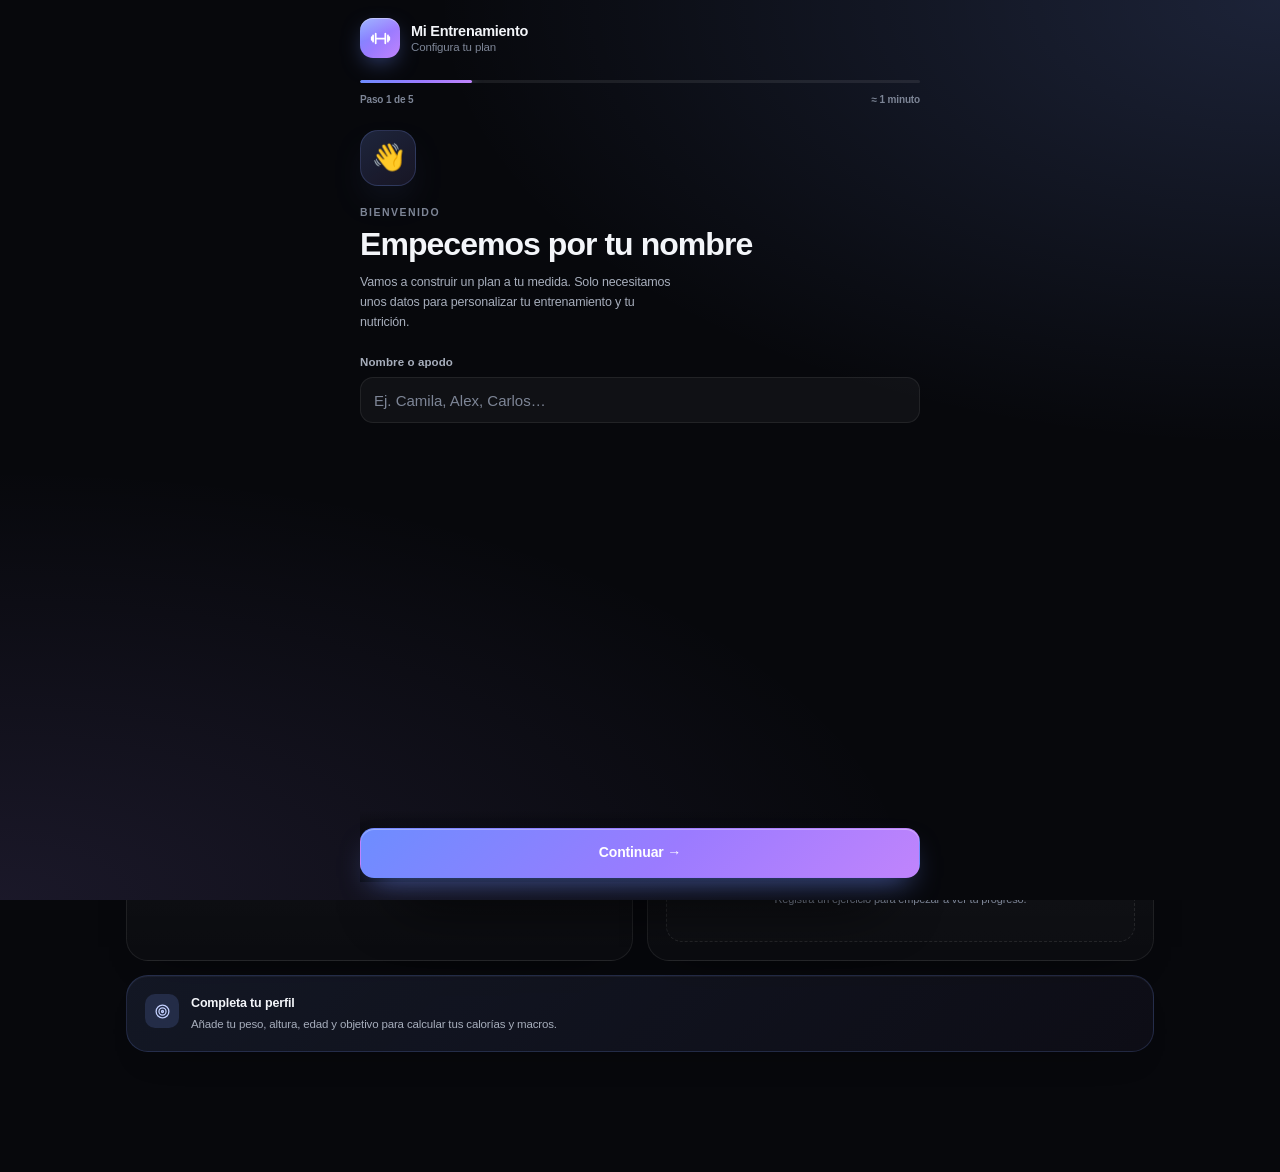
<file: index.html>
<!DOCTYPE html>
<html lang="es" data-theme="dark">
<head>
<meta charset="UTF-8">
<meta name="viewport" content="width=device-width, initial-scale=1.0, viewport-fit=cover, maximum-scale=1.0, user-scalable=no">
<meta http-equiv="Cache-Control" content="no-cache, no-store, must-revalidate">
<meta http-equiv="Pragma" content="no-cache">
<meta http-equiv="Expires" content="0">
<meta name="format-detection" content="telephone=no">
<meta name="color-scheme" content="dark">
<meta name="description" content="Registra tus entrenamientos, controla tu volumen semanal y ajusta tu nutrición con un plan personalizado.">
<title>Mi Entrenamiento · Tu progreso, cada día</title>
<link rel="manifest" href="manifest.json">
<meta name="theme-color" content="#07080c">
<link rel="icon" type="image/png" href="icono-192.png">
<link rel="apple-touch-icon" sizes="180x180" href="apple-touch-icon.png">
<meta name="apple-mobile-web-app-capable" content="yes">
<meta name="mobile-web-app-capable" content="yes">
<meta name="apple-mobile-web-app-status-bar-style" content="black-translucent">
<meta name="apple-mobile-web-app-title" content="Entrenamiento">
<meta name="application-name" content="Entrenamiento">
<link rel="stylesheet" href="styles.css">
</head>
<body>

<!-- ===== Iconos ===== -->
<svg width="0" height="0" style="position:absolute" aria-hidden="true" focusable="false">
  <defs>
    <symbol id="i-home" viewBox="0 0 24 24"><path d="M3 10.4 12 3l9 7.4V21a.9.9 0 0 1-.9.9h-5.2v-6.6H9.1v6.6H3.9A.9.9 0 0 1 3 21z"/></symbol>
    <symbol id="i-dumbbell" viewBox="0 0 24 24"><path d="M6.5 6.5v11M3.5 8.5v7M17.5 6.5v11M20.5 8.5v7M6.5 12h11M2 10.5v3M22 10.5v3"/></symbol>
    <symbol id="i-calendar" viewBox="0 0 24 24"><rect x="3" y="5" width="18" height="16" rx="2.5"/><path d="M8 3v4M16 3v4M3 10h18M8 14h.01M12 14h.01M16 14h.01M8 18h.01M12 18h.01"/></symbol>
    <symbol id="i-chart" viewBox="0 0 24 24"><path d="M4 20V10M10 20V4M16 20v-7M22 20H2"/></symbol>
    <symbol id="i-apple" viewBox="0 0 24 24"><path d="M12 8c-2.6-1.5-6-.4-6 4 0 4.5 3 9 6 9s6-4.5 6-9c0-4.4-3.4-5.5-6-4Z"/><path d="M12 8c0-2.2 1.2-4 3.5-4.5"/></symbol>
    <symbol id="i-more" viewBox="0 0 24 24"><circle cx="5" cy="5" r="1.6"/><circle cx="12" cy="5" r="1.6"/><circle cx="19" cy="5" r="1.6"/><circle cx="5" cy="12" r="1.6"/><circle cx="12" cy="12" r="1.6"/><circle cx="19" cy="12" r="1.6"/><circle cx="5" cy="19" r="1.6"/><circle cx="12" cy="19" r="1.6"/><circle cx="19" cy="19" r="1.6"/></symbol>
    <symbol id="i-user" viewBox="0 0 24 24"><circle cx="12" cy="8" r="4"/><path d="M4 21c0-4.4 3.6-7 8-7s8 2.6 8 7"/></symbol>
    <symbol id="i-flame" viewBox="0 0 24 24"><path d="M12 22c4 0 7-2.9 7-7 0-3-1.7-5.4-3.4-7.3C13.8 5.6 13 3.7 13 2c-3.4 1.8-6 5-6 9 0 .7.1 1.3.2 2-1.6-.7-2.5-2-2.2-4C3.3 10.4 2 12.6 2 15c0 4.1 3 7 10 7Z"/><path d="M12 22c-2 0-3.5-1.4-3.5-3.4 0-1.6 1-2.7 2-3.8.8-.9 1.3-1.8 1.4-3 1.6 1.4 3.6 3.3 3.6 6.2 0 2.5-1.5 4-3.5 4Z"/></symbol>
    <symbol id="i-plus" viewBox="0 0 24 24"><path d="M12 5v14M5 12h14"/></symbol>
    <symbol id="i-search" viewBox="0 0 24 24"><circle cx="11" cy="11" r="7"/><path d="m20 20-3.5-3.5"/></symbol>
    <symbol id="i-x" viewBox="0 0 24 24"><path d="M6 6l12 12M18 6 6 18"/></symbol>
    <symbol id="i-check" viewBox="0 0 24 24"><path d="m4 12.5 5 5L20 6.5"/></symbol>
    <symbol id="i-chevron" viewBox="0 0 24 24"><path d="m9 5 7 7-7 7"/></symbol>
    <symbol id="i-trash" viewBox="0 0 24 24"><path d="M4 7h16M9 7V4h6v3M6 7l1 14h10l1-14M10 11v6M14 11v6"/></symbol>
    <symbol id="i-edit" viewBox="0 0 24 24"><path d="M4 20h4l11-11-4-4L4 16v4ZM14 5l4 4"/></symbol>
    <symbol id="i-download" viewBox="0 0 24 24"><path d="M12 3v12m0 0 4.5-4.5M12 15l-4.5-4.5M4 20h16"/></symbol>
    <symbol id="i-upload" viewBox="0 0 24 24"><path d="M12 16V4m0 0 4.5 4.5M12 4 7.5 8.5M4 20h16"/></symbol>
    <symbol id="i-target" viewBox="0 0 24 24"><circle cx="12" cy="12" r="9"/><circle cx="12" cy="12" r="5"/><circle cx="12" cy="12" r="1.4"/></symbol>
    <symbol id="i-sparkles" viewBox="0 0 24 24"><path d="M12 3l1.8 5.2L19 10l-5.2 1.8L12 17l-1.8-5.2L5 10l5.2-1.8L12 3ZM19 16l.8 2.2L22 19l-2.2.8L19 22l-.8-2.2L16 19l2.2-.8L19 16Z"/></symbol>
    <symbol id="i-clock" viewBox="0 0 24 24"><circle cx="12" cy="12" r="9"/><path d="M12 7v5l3 2"/></symbol>
    <symbol id="i-scale" viewBox="0 0 24 24"><path d="M4 20h16M6 20V9a2 2 0 0 1 2-2h8a2 2 0 0 1 2 2v11M9 7V4h6v3M9 13h6"/></symbol>
    <symbol id="i-arrow-left" viewBox="0 0 24 24"><path d="M19 12H5m0 0 6-6m-6 6 6 6"/></symbol>
    <symbol id="i-info" viewBox="0 0 24 24"><circle cx="12" cy="12" r="9"/><path d="M12 11v5M12 8h.01"/></symbol>
  </defs>
</svg>

<div class="ambient" aria-hidden="true">
  <span class="orb orb-a"></span>
  <span class="orb orb-b"></span>
  <span class="orb orb-c"></span>
  <span class="grid-lines"></span>
</div>

<!-- ===== Bienvenida / onboarding ===== -->
<div class="welcome" id="welcomeScreen" aria-hidden="true">
  <div class="welcome-shell">
    <div class="welcome-top">
      <div class="brand">
        <span class="brand-mark"><svg class="icon"><use href="#i-dumbbell"/></svg></span>
        <span class="brand-copy"><strong>Mi Entrenamiento</strong><span>Configura tu plan</span></span>
      </div>
      <button class="icon-btn" id="wcCloseBtn" aria-label="Cerrar" type="button" hidden>
        <svg class="icon"><use href="#i-x"/></svg>
      </button>
    </div>

    <div class="welcome-progress"><i id="welcomeProgressBar"></i></div>
    <div class="welcome-step-label"><span id="welcomeStepLabel">Paso 1 de 5</span><span>≈ 1 minuto</span></div>

    <div class="welcome-stage">
      <section class="welcome-card" data-step="1">
        <span class="welcome-emoji">👋</span>
        <p class="eyebrow">Bienvenido</p>
        <h1>Empecemos por tu nombre</h1>
        <p class="welcome-lead">Vamos a construir un plan a tu medida. Solo necesitamos unos datos para personalizar tu entrenamiento y tu nutrición.</p>
        <label class="field">
          <span>Nombre o apodo</span>
          <input type="text" id="wcName" placeholder="Ej. Camila, Alex, Carlos…" maxlength="30" autocomplete="off">
        </label>
      </section>

      <section class="welcome-card" data-step="2">
        <span class="welcome-emoji">📐</span>
        <p class="eyebrow">Punto de partida</p>
        <h1>Tus datos físicos</h1>
        <p class="welcome-lead">Con esto calculamos tu gasto energético y tus objetivos diarios.</p>
        <div class="grid grid-3">
          <label class="field"><span>Peso (kg)</span><input type="text" id="wcWeight" inputmode="decimal" pattern="[0-9.,]*" placeholder="70" autocomplete="off"></label>
          <label class="field"><span>Altura (cm)</span><input type="text" id="wcHeight" inputmode="numeric" pattern="[0-9]*" placeholder="175" autocomplete="off"></label>
          <label class="field"><span>Edad</span><input type="text" id="wcAge" inputmode="numeric" pattern="[0-9]*" placeholder="20" autocomplete="off"></label>
        </div>
        <div class="grid grid-2">
          <label class="field"><span>Sexo biológico</span>
            <select id="wcSex"><option value="M">Masculino</option><option value="F">Femenino</option></select>
          </label>
          <label class="field"><span>Actividad diaria</span>
            <select id="wcActivity">
              <option value="1.2">Sedentario</option>
              <option value="1.375">Ligero (1-3 días/sem)</option>
              <option value="1.55" selected>Moderado (3-5 días/sem)</option>
              <option value="1.725">Intenso (6-7 días/sem)</option>
              <option value="1.9">Atleta (2 sesiones/día)</option>
            </select>
          </label>
        </div>
      </section>

      <section class="welcome-card" data-step="3">
        <span class="welcome-emoji">🏋️</span>
        <p class="eyebrow">Experiencia</p>
        <h1>¿Cuál es tu nivel?</h1>
        <p class="welcome-lead">Define el volumen de entrenamiento que mejor se adapta a ti.</p>
        <div class="choice-list" id="wcExpPicker"></div>
      </section>

      <section class="welcome-card" data-step="4">
        <span class="welcome-emoji">📅</span>
        <p class="eyebrow">Frecuencia</p>
        <h1>¿Cuántos días entrenas?</h1>
        <p class="welcome-lead">Ajustaremos tu split y tu rango de volumen semanal.</p>
        <div class="choice-list" id="wcFreqPicker"></div>
      </section>

      <section class="welcome-card" data-step="5">
        <span class="welcome-emoji">🎯</span>
        <p class="eyebrow">Objetivo</p>
        <h1>¿Qué quieres conseguir?</h1>
        <p class="welcome-lead">Tu plan de calorías y macros se calculará automáticamente.</p>
        <div class="choice-list" id="wcGoalPicker"></div>
      </section>
    </div>

    <div class="welcome-footer">
      <button class="btn btn-ghost" id="wcBackBtn" type="button">Atrás</button>
      <button class="btn btn-primary" id="wcNextBtn" type="button">Continuar</button>
    </div>
  </div>
</div>

<!-- ===== App ===== -->
<div class="app">
  <header class="topbar">
    <a class="brand" href="#" data-go="inicio" aria-label="Ir al inicio">
      <span class="brand-mark"><svg class="icon"><use href="#i-dumbbell"/></svg></span>
      <span class="brand-copy"><strong>Mi Entrenamiento</strong><span id="greetLine">Tu progreso, cada día</span></span>
    </a>
    <div class="top-actions">
      <button class="icon-btn" id="profileBtn" aria-label="Editar perfil" type="button">
        <svg class="icon"><use href="#i-user"/></svg>
      </button>
      <button class="icon-btn" id="moreBtn" aria-label="Más opciones" type="button">
        <svg class="icon"><use href="#i-more"/></svg>
      </button>
    </div>
  </header>

  <main>
    <!-- Inicio -->
    <section id="view-inicio" class="view active">
      <div id="homeContent"></div>
    </section>

    <!-- Registrar -->
    <section id="view-registrar" class="view">
      <div class="view-head">
        <div>
          <p class="eyebrow">Entrenamiento</p>
          <h2>Nueva sesión</h2>
        </div>
        <span class="badge badge-soft" id="todayBadge"><svg class="icon"><use href="#i-calendar"/></svg> Hoy</span>
      </div>

      <div class="registrar-grid">
        <div class="card">
          <div class="grid grid-2 stack-mobile" style="gap:12px">
            <label class="field"><span>Fecha</span><input type="date" id="wDate"></label>
            <div class="field">
              <span>Ejercicio</span>
              <button type="button" class="picker-trigger" id="exercisePickerBtn">
                <span class="picker-icon"><svg class="icon"><use href="#i-dumbbell"/></svg></span>
                <span class="picker-copy">
                  <strong id="exercisePickerName">Elige un ejercicio</strong>
                  <small id="exercisePickerMeta">Busca por grupo muscular</small>
                </span>
                <svg class="icon picker-chevron"><use href="#i-chevron"/></svg>
              </button>
              <input type="hidden" id="wExerciseSingle" value="">
            </div>
          </div>

          <div id="autoMuscleHint" class="hint-card" style="display:none"></div>
          <div id="lastSessionHint" class="hint-card" style="display:none"></div>
          <div id="rirHint" class="hint-card" style="display:none"></div>

          <div class="set-section">
            <div class="set-section-head">
              <h3>Series</h3>
              <span class="muted small">Marca <svg class="icon icon-inline"><use href="#i-flame"/></svg> si es dropset</span>
            </div>
            <div class="set-head" aria-hidden="true">
              <span>#</span><span>Reps</span><span>Kg</span><span>Fallo</span><span></span>
            </div>
            <div id="setsContainer"></div>
            <button class="btn btn-ghost btn-block btn-add-set" id="addSetBtn" type="button">
              <svg class="icon"><use href="#i-plus"/></svg> Añadir serie
            </button>
          </div>

          <button class="btn btn-primary btn-block btn-save" id="saveBtn" type="button">
            <svg class="icon"><use href="#i-check"/></svg> Guardar sesión
          </button>
        </div>

        <aside class="registrar-aside">
          <div class="card session-summary" id="sessionSummary"></div>
          <details class="card details-card">
            <summary><span><svg class="icon"><use href="#i-flame"/></svg> ¿Qué es un dropset?</span><svg class="icon chev"><use href="#i-chevron"/></svg></summary>
            <div class="details-body">
              <p>Un <b>dropset</b> es una serie normal en la que, sin descansar, bajas el peso y sigues haciendo reps hasta el fallo. Se marca con 🔥 y cuenta como <b>una sola serie</b> para el volumen semanal, pero genera mucho más estímulo.</p>
              <p class="muted small">Úsalos con moderación: 1–2 por ejercicio, en la última serie.</p>
            </div>
          </details>
          <div class="card tip-card" id="registrarTip"></div>
        </aside>
      </div>
    </section>

    <!-- Historial -->
    <section id="view-historial" class="view">
      <div class="view-head">
        <div>
          <p class="eyebrow">Registro</p>
          <h2>Historial</h2>
        </div>
        <span class="badge badge-soft" id="historyCount"></span>
      </div>
      <div class="card filter-bar">
        <label class="field compact"><span>Año</span><select id="filterYear"><option value="">Todos</option></select></label>
        <label class="field compact"><span>Mes</span><select id="filterMonth"><option value="">Todos</option></select></label>
      </div>
      <div id="weeklyArchivesContainer"></div>
      <div id="historyContainer"></div>
    </section>

    <!-- Progreso -->
    <section id="view-progreso" class="view">
      <div class="view-head">
        <div>
          <p class="eyebrow">Analítica</p>
          <h2>Progreso</h2>
        </div>
        <span class="badge badge-soft">Por ejercicio</span>
      </div>
      <div class="card exercise-bar">
        <label class="field"><span>Ejercicio</span><select id="progressExercise"></select></label>
      </div>
      <div id="progressContent"></div>
    </section>

    <!-- Volumen -->
    <section id="view-volumen" class="view">
      <div id="volumeContent"></div>
    </section>

    <!-- Reportes -->
    <section id="view-reportes" class="view">
      <div class="view-head">
        <div>
          <p class="eyebrow">Resumen</p>
          <h2>Reportes</h2>
        </div>
      </div>
      <div class="seg" role="tablist" aria-label="Tipo de reporte">
        <button data-rep="dia" class="active" type="button">Por día</button>
        <button data-rep="semana" type="button">Por semana</button>
      </div>
      <div id="reportesContent"></div>
    </section>

    <!-- Nutrición -->
    <section id="view-nutricion" class="view">
      <div class="view-head">
        <div>
          <p class="eyebrow">Combustible</p>
          <h2>Nutrición</h2>
        </div>
        <span class="badge badge-soft" id="nutritionGoalBadge"></span>
      </div>

      <details class="card details-card profile-details">
        <summary><span><svg class="icon"><use href="#i-user"/></svg> Perfil y actividad</span><svg class="icon chev"><use href="#i-chevron"/></svg></summary>
        <div class="details-body">
          <div class="grid grid-3">
            <label class="field"><span>Peso (kg)</span><input type="text" id="nWeight" inputmode="decimal" pattern="[0-9.,]*" autocomplete="off"></label>
            <label class="field"><span>Altura (cm)</span><input type="text" id="nHeight" inputmode="numeric" pattern="[0-9]*" autocomplete="off"></label>
            <label class="field"><span>Edad</span><input type="text" id="nAge" inputmode="numeric" pattern="[0-9]*" autocomplete="off"></label>
          </div>
          <div class="grid grid-2">
            <label class="field"><span>Sexo</span><select id="nSex"><option value="M">Masculino</option><option value="F">Femenino</option></select></label>
            <label class="field"><span>Nivel de actividad</span>
              <select id="nActivity">
                <option value="1.2">Sedentario</option>
                <option value="1.375">Ligero (1-3 días/sem)</option>
                <option value="1.55">Moderado (3-5 días/sem)</option>
                <option value="1.725">Intenso (6-7 días/sem)</option>
                <option value="1.9">Atleta (2 sesiones/día)</option>
              </select>
            </label>
          </div>
          <div class="grid grid-2">
            <label class="field"><span>Experiencia</span>
              <select id="nExp">
                <option value="principiante">Principiante (0-1 año)</option>
                <option value="intermedio">Intermedio (1-3 años)</option>
                <option value="avanzado">Avanzado (3+ años)</option>
              </select>
            </label>
            <label class="field"><span>Días por semana</span>
              <select id="nFreq">
                <option value="2-3">2-3 días</option>
                <option value="4">4 días</option>
                <option value="5">5 días</option>
                <option value="6+">6 o más días</option>
              </select>
            </label>
          </div>
        </div>
      </details>

      <div class="card">
        <div class="card-head"><h3>Objetivo</h3><span class="muted small">Define tu estrategia</span></div>
        <div class="choice-list compact" id="goalPicker"></div>
        <button class="btn btn-primary btn-block" id="saveProfileBtn" type="button">Guardar perfil</button>
      </div>

      <div class="grid grid-2 nutrition-overview">
        <div class="card">
          <div class="card-head"><h3>Hoy</h3><span class="badge badge-soft" id="balancePct"></span></div>
          <div id="balanceContent"></div>
        </div>
        <div class="card">
          <div class="card-head"><h3>Semana</h3><span class="muted small">Cumplimiento</span></div>
          <div id="weeklyNutritionContent"></div>
        </div>
      </div>

      <details class="card details-card">
        <summary><span><svg class="icon"><use href="#i-info"/></svg> Observaciones de hoy</span><svg class="icon chev"><use href="#i-chevron"/></svg></summary>
        <div class="details-body"><div id="obsContent"></div></div>
      </details>

      <details class="card details-card">
        <summary><span><svg class="icon"><use href="#i-target"/></svg> Objetivos calculados</span><svg class="icon chev"><use href="#i-chevron"/></svg></summary>
        <div class="details-body"><div id="goalsContent"></div></div>
      </details>

      <div class="card">
        <div class="card-head"><h3>Registrar alimento</h3><span class="muted small">Base de datos o etiqueta</span></div>
        <div class="seg seg-sm" id="foodModeTabs">
          <button class="active" data-mode="db" type="button">Base de datos</button>
          <button data-mode="manual" type="button">Desde etiqueta</button>
        </div>

        <div id="modeDB">
          <div class="search-wrap">
            <svg class="icon"><use href="#i-search"/></svg>
            <input type="text" id="foodSearch" placeholder="Busca pollo, arroz, whey…" autocomplete="off" aria-label="Buscar alimento">
            <button type="button" class="search-clear" id="foodSearchClear" aria-label="Limpiar búsqueda" hidden><svg class="icon"><use href="#i-x"/></svg></button>
          </div>
          <div id="foodResults" class="food-results"></div>
          <div id="foodSelected" class="food-selected" style="display:none"></div>
          <div class="grid grid-2">
            <label class="field"><span>Gramos</span><input type="text" id="foodGrams" inputmode="decimal" pattern="[0-9.,]*" placeholder="Ej. 150" autocomplete="off"></label>
            <label class="field"><span>Momento del día</span>
              <select id="mealTime">
                <option>Desayuno</option><option>Almuerzo</option><option>Cena</option>
                <option>Snack</option><option>Pre-entreno</option><option>Post-entreno</option>
              </select>
            </label>
          </div>
          <div id="foodPreview" class="preview-card" style="display:none"></div>
          <button class="btn btn-primary btn-block" id="addFoodBtn" type="button"><svg class="icon"><use href="#i-plus"/></svg> Añadir al día</button>
        </div>

        <div id="modeManual" style="display:none">
          <label class="field"><span>Nombre del producto</span><input type="text" id="mName" placeholder="Ej. Pan integral marca X" autocomplete="off"></label>
          <label class="field"><span>Los valores de la etiqueta son</span>
            <select id="mBase">
              <option value="100">Por 100 g (o 100 ml)</option>
              <option value="porcion">Por porción del paquete</option>
            </select>
          </label>
          <div id="mPortionRow" style="display:none">
            <label class="field"><span>Tamaño de una porción (g o ml)</span><input type="text" id="mPortionSize" inputmode="decimal" pattern="[0-9.,]*" placeholder="Ej. 31" autocomplete="off"></label>
          </div>
          <div class="grid grid-3">
            <label class="field"><span>Proteína (g)</span><input type="text" id="mProt" inputmode="decimal" pattern="[0-9.,]*" placeholder="0" autocomplete="off"></label>
            <label class="field"><span>Carbos (g)</span><input type="text" id="mCarb" inputmode="decimal" pattern="[0-9.,]*" placeholder="0" autocomplete="off"></label>
            <label class="field"><span>Grasas (g)</span><input type="text" id="mFat" inputmode="decimal" pattern="[0-9.,]*" placeholder="0" autocomplete="off"></label>
          </div>
          <div class="grid grid-2">
            <label class="field"><span>¿Cuántos gramos vas a comer?</span><input type="text" id="mGrams" inputmode="decimal" pattern="[0-9.,]*" placeholder="Ej. 31" autocomplete="off"></label>
            <label class="field"><span>Momento del día</span>
              <select id="mealTimeManual">
                <option>Desayuno</option><option>Almuerzo</option><option>Cena</option>
                <option>Snack</option><option>Pre-entreno</option><option>Post-entreno</option>
              </select>
            </label>
          </div>
          <div id="manualPreview" class="preview-card" style="display:none"></div>
          <button class="btn btn-primary btn-block" id="addManualBtn" type="button"><svg class="icon"><use href="#i-plus"/></svg> Guardar y añadir al día</button>
        </div>
      </div>

      <div id="mealsList"></div>

      <details class="card details-card">
        <summary><span><svg class="icon"><use href="#i-sparkles"/></svg> Sugerencias para completar tus macros</span><svg class="icon chev"><use href="#i-chevron"/></svg></summary>
        <div class="details-body"><div id="suggestionsContent"></div></div>
      </details>

      <div class="card">
        <div class="card-head"><h3>Suplementos de hoy</h3><span class="badge badge-soft" id="suppCount"></span></div>
        <div id="supplementsContent"></div>
        <div class="inline-form">
          <input type="text" id="newSuppName" placeholder="Ej. Creatina" autocomplete="off" aria-label="Nombre del suplemento">
          <input type="text" id="newSuppDose" placeholder="Dosis (5 g)" autocomplete="off" aria-label="Dosis">
          <button class="btn btn-ghost" id="addSuppBtn" type="button"><svg class="icon"><use href="#i-plus"/></svg> Añadir</button>
        </div>
      </div>

      <details class="card details-card">
        <summary><span><svg class="icon"><use href="#i-info"/></svg> Recomendaciones personalizadas</span><svg class="icon chev"><use href="#i-chevron"/></svg></summary>
        <div class="details-body"><div id="infoBox" class="info-box"></div></div>
      </details>

      <details class="card details-card">
        <summary><span><svg class="icon"><use href="#i-apple"/></svg> Mis alimentos personalizados</span><svg class="icon chev"><use href="#i-chevron"/></svg></summary>
        <div class="details-body"><div id="customFoodsList"></div></div>
      </details>
    </section>

    <!-- Ejercicios -->
    <section id="view-ejercicios" class="view">
      <div class="view-head">
        <div>
          <p class="eyebrow">Biblioteca</p>
          <h2>Ejercicios y respaldo</h2>
        </div>
      </div>

      <div class="card">
        <div class="card-head"><h3>Agregar ejercicio</h3></div>
        <div class="grid grid-2 stack-mobile">
          <label class="field"><span>Grupo muscular</span><select id="newExBody"></select></label>
          <label class="field"><span>Nombre</span><input type="text" id="newExName" placeholder="Nombre del ejercicio" autocomplete="off"></label>
        </div>
        <button class="btn btn-primary btn-block" id="addExBtn" type="button"><svg class="icon"><use href="#i-plus"/></svg> Agregar a la biblioteca</button>
      </div>

      <div class="card">
        <div class="card-head"><h3>Biblioteca</h3><span class="muted small" id="exCount"></span></div>
        <div class="search-wrap">
          <svg class="icon"><use href="#i-search"/></svg>
          <input type="text" id="exSearch" placeholder="Buscar ejercicio…" autocomplete="off" aria-label="Buscar ejercicio">
        </div>
        <div id="exLibrary"></div>
      </div>

      <div class="card">
        <div class="card-head"><h3>Respaldo</h3><span class="muted small">Tus datos, en tu dispositivo</span></div>
        <p class="muted small" style="margin-bottom:14px">Descarga una copia de seguridad o restaura tus datos desde un archivo.</p>
        <div class="grid grid-2 stack-mobile">
          <button class="btn btn-ghost" id="exportBtn" type="button"><svg class="icon"><use href="#i-download"/></svg> Descargar respaldo</button>
          <button class="btn btn-ghost" id="importBtn" type="button"><svg class="icon"><use href="#i-upload"/></svg> Restaurar respaldo</button>
        </div>
        <input type="file" id="importFile" accept=".json,application/json" hidden>
      </div>
    </section>
  </main>
</div>

<!-- ===== Navegación ===== -->
<nav class="dock" aria-label="Navegación principal">
  <button data-tab="inicio" class="active" type="button">
    <span class="dock-icon"><svg class="icon"><use href="#i-home"/></svg></span><span>Inicio</span>
  </button>
  <button data-tab="registrar" type="button">
    <span class="dock-icon"><svg class="icon"><use href="#i-dumbbell"/></svg></span><span>Entrenar</span>
  </button>
  <button data-tab="historial" type="button">
    <span class="dock-icon"><svg class="icon"><use href="#i-calendar"/></svg></span><span>Historial</span>
  </button>
  <button data-tab="progreso" type="button">
    <span class="dock-icon"><svg class="icon"><use href="#i-chart"/></svg></span><span>Progreso</span>
  </button>
  <button data-tab="nutricion" type="button">
    <span class="dock-icon"><svg class="icon"><use href="#i-apple"/></svg></span><span>Nutrición</span>
  </button>
</nav>

<div id="modalRoot"></div>
<div id="toastRoot" class="toast-root" aria-live="polite" aria-atomic="true"></div>

<script src="app.js"></script>
</body>
</html>
</file>
<file: styles.css>
/* ============================================================
   Mi Entrenamiento — sistema de diseño
   Dark · glass · aurora
   ============================================================ */

:root{
  color-scheme: dark;
  --bg:#07080c;
  --bg-soft:#0b0d14;
  --surface:rgba(255,255,255,.042);
  --surface-2:rgba(255,255,255,.07);
  --surface-solid:#11141c;
  --stroke:rgba(255,255,255,.075);
  --stroke-strong:rgba(255,255,255,.14);
  --text:#f3f5f9;
  --text-2:#a7aebc;
  --text-3:#7d8596;
  --accent:#7c9cff;
  --accent-2:#a78bfa;
  --accent-3:#5eead4;
  --grad:linear-gradient(135deg,#6d8dff 0%,#9b7bff 55%,#c084fc 100%);
  --grad-soft:linear-gradient(135deg,rgba(109,141,255,.22),rgba(167,139,250,.12));
  --green:#34d399;
  --green-2:#10b981;
  --yellow:#fbbf24;
  --orange:#fb923c;
  --red:#fb7185;
  --purple:#a78bfa;
  --radius:22px;
  --radius-sm:15px;
  --shadow:0 24px 60px -28px rgba(0,0,0,.9);
  --font:'Inter',-apple-system,BlinkMacSystemFont,'SF Pro Display','Segoe UI',Roboto,Helvetica,Arial,sans-serif;
  --mono:'SF Mono',ui-monospace,'Cascadia Code',Consolas,monospace;
  --safe-top:env(safe-area-inset-top,0px);
  --safe-bottom:env(safe-area-inset-bottom,0px);
}

*,*::before,*::after{box-sizing:border-box;-webkit-tap-highlight-color:transparent}
html{scroll-behavior:smooth;-webkit-text-size-adjust:100%;overscroll-behavior-y:contain}
body{
  margin:0;
  min-height:100vh;
  background:var(--bg);
  color:var(--text);
  font-family:var(--font);
  font-size:15px;
  line-height:1.55;
  letter-spacing:-.01em;
  -webkit-font-smoothing:antialiased;
  text-rendering:optimizeLegibility;
  padding-bottom:calc(112px + var(--safe-bottom));
  overflow-x:hidden;
  overscroll-behavior-y:contain;
}
body.no-scroll{overflow:hidden}
h1,h2,h3,h4,p{margin:0}
h1,h2,h3{font-weight:700;letter-spacing:-.03em;line-height:1.15}
button,input,select,textarea{font:inherit;color:inherit}
button{cursor:pointer;touch-action:manipulation}
a{color:inherit;text-decoration:none;touch-action:manipulation}
img,svg{display:block}
::selection{background:rgba(124,156,255,.35)}
:where(button,a,summary):focus-visible{outline:2px solid rgba(124,156,255,.75);outline-offset:2px}
input:focus-visible,select:focus-visible,textarea:focus-visible{outline:none}

::-webkit-scrollbar{width:8px;height:8px}
::-webkit-scrollbar-track{background:transparent}
::-webkit-scrollbar-thumb{background:rgba(255,255,255,.12);border-radius:99px}
*{scrollbar-width:thin;scrollbar-color:rgba(255,255,255,.15) transparent}

/* ---------- fondo ambiental ---------- */
.ambient{position:fixed;inset:0;z-index:0;pointer-events:none;overflow:hidden}
.orb{position:absolute;border-radius:50%;filter:blur(90px);opacity:.85}
.orb-a{width:62vmax;height:62vmax;left:-28vmax;top:-34vmax;background:radial-gradient(circle,rgba(93,124,255,.26),transparent 62%)}
.orb-b{width:54vmax;height:54vmax;right:-26vmax;top:10vmax;background:radial-gradient(circle,rgba(167,139,250,.16),transparent 64%)}
.orb-c{width:58vmax;height:58vmax;left:20vmax;bottom:-40vmax;background:radial-gradient(circle,rgba(45,212,191,.09),transparent 64%)}
.grid-lines{
  position:absolute;inset:0;
  background-image:linear-gradient(rgba(255,255,255,.028) 1px,transparent 1px),linear-gradient(90deg,rgba(255,255,255,.028) 1px,transparent 1px);
  background-size:72px 72px;
  mask-image:radial-gradient(90% 60% at 50% 0%,#000 0%,transparent 78%);
  -webkit-mask-image:radial-gradient(90% 60% at 50% 0%,#000 0%,transparent 78%);
  opacity:.55;
}

/* ---------- iconos ---------- */
.icon{width:20px;height:20px;flex:none;fill:none;stroke:currentColor;stroke-width:1.8;stroke-linecap:round;stroke-linejoin:round}
.icon-inline{width:13px;height:13px;vertical-align:-2px;display:inline-block}
#i-more circle{fill:currentColor;stroke:none}

/* ---------- estructura ---------- */
.app{position:relative;z-index:1;max-width:1080px;margin:0 auto;padding:0 18px}
main{padding-top:2px}
.view{display:none}
.view.active{display:block;animation:viewIn .34s cubic-bezier(.2,.75,.25,1)}
@keyframes viewIn{from{opacity:0;transform:translateY(10px)}to{opacity:1;transform:none}}
@keyframes fadeIn{from{opacity:0}to{opacity:1}}
@keyframes sheetUp{from{opacity:0;transform:translateY(28px) scale(.99)}to{opacity:1;transform:none}}
@keyframes pulse{0%,100%{opacity:.5}50%{opacity:1}}

.topbar{
  position:sticky;top:0;z-index:40;
  display:flex;align-items:center;justify-content:space-between;gap:14px;
  padding:calc(15px + var(--safe-top)) 18px 14px;
  margin:0 -18px 22px;
  background:linear-gradient(180deg,rgba(7,8,12,.92),rgba(7,8,12,.72) 65%,rgba(7,8,12,0));
  backdrop-filter:blur(18px);-webkit-backdrop-filter:blur(18px);
}
.brand{display:flex;align-items:center;gap:11px;min-width:0}
.brand-mark{
  width:40px;height:40px;border-radius:13px;flex:none;
  display:grid;place-items:center;color:#fff;
  background:var(--grad);
  box-shadow:0 8px 24px -8px rgba(109,141,255,.7),inset 0 1px 0 rgba(255,255,255,.35);
  position:relative;overflow:hidden;
}
.brand-mark::after{content:'';position:absolute;inset:0;background:linear-gradient(160deg,rgba(255,255,255,.35),transparent 45%)}
.brand-mark .icon{width:21px;height:21px;position:relative;z-index:1;stroke-width:2}
.brand-copy{display:flex;flex-direction:column;min-width:0;line-height:1.25}
.brand-copy strong{font-size:14.5px;font-weight:700;letter-spacing:-.02em;white-space:nowrap;overflow:hidden;text-overflow:ellipsis}
.brand-copy span{font-size:11.5px;color:var(--text-3);white-space:nowrap;overflow:hidden;text-overflow:ellipsis;max-width:56vw}
.brand-copy span b{color:var(--accent);font-weight:600}
.top-actions{display:flex;gap:8px;flex:none}

.icon-btn{
  width:40px;height:40px;border-radius:13px;
  display:grid;place-items:center;
  background:var(--surface);border:1px solid var(--stroke);color:var(--text-2);
  transition:.18s ease;
}
.icon-btn:hover{background:var(--surface-2);color:var(--text);border-color:var(--stroke-strong);transform:translateY(-1px)}
.icon-btn:active{transform:scale(.96)}
.icon-btn.active{color:#c3d0ff;background:rgba(124,156,255,.13);border-color:rgba(124,156,255,.28)}

/* ---------- cabeceras de vista ---------- */
.view-head{display:flex;align-items:flex-end;justify-content:space-between;gap:14px;margin:4px 2px 18px;flex-wrap:wrap}
.view-head h2{font-size:clamp(25px,4.6vw,32px)}
.eyebrow{font-size:10.5px;font-weight:700;letter-spacing:.14em;text-transform:uppercase;color:var(--text-3);margin-bottom:5px}
.grad-text{background:var(--grad);-webkit-background-clip:text;background-clip:text;-webkit-text-fill-color:transparent;color:transparent}
.muted{color:var(--text-2)}
.small{font-size:12px}
.tiny{font-size:11px}
.mono{font-family:var(--mono)}

/* ---------- tarjetas ---------- */
.card{
  position:relative;
  background:linear-gradient(180deg,rgba(255,255,255,.05),rgba(255,255,255,.018));
  border:1px solid var(--stroke);
  border-radius:var(--radius);
  padding:18px;
  box-shadow:inset 0 1px 0 rgba(255,255,255,.045),0 18px 40px -32px #000;
}
.card + .card{margin-top:12px}
.card-head{display:flex;align-items:center;justify-content:space-between;gap:10px;margin-bottom:12px;flex-wrap:wrap}
.card-head h3{font-size:15px;font-weight:650;letter-spacing:-.02em}
.card h2{font-size:17px;margin-bottom:10px}
.grid{display:grid;gap:12px}
.grid-2{grid-template-columns:repeat(2,minmax(0,1fr))}
.grid-3{grid-template-columns:repeat(3,minmax(0,1fr))}
.section-head{display:flex;align-items:center;justify-content:space-between;gap:10px;margin:24px 4px 10px}
.section-head h3{font-size:13px;letter-spacing:.02em;color:var(--text-2);font-weight:650}
.link-btn{background:none;border:none;color:var(--accent);font-size:12px;font-weight:600;display:inline-flex;align-items:center;gap:4px;padding:4px}
.link-btn .icon{width:14px;height:14px}

/* ---------- botones ---------- */
.btn{
  display:inline-flex;align-items:center;justify-content:center;gap:8px;
  min-height:46px;padding:0 18px;border-radius:14px;
  border:1px solid transparent;font-size:14px;font-weight:650;letter-spacing:-.01em;
  transition:transform .16s ease,box-shadow .2s ease,background .2s ease,opacity .2s;
  -webkit-tap-highlight-color:transparent;
}
.btn .icon{width:18px;height:18px}
.btn:active{transform:scale(.985)}
.btn:disabled{opacity:.5;pointer-events:none}
.btn-primary{
  background:var(--grad);color:#fff;
  box-shadow:0 14px 30px -12px rgba(109,141,255,.65),inset 0 1px 0 rgba(255,255,255,.3);
}
.btn-primary:hover{box-shadow:0 18px 38px -12px rgba(109,141,255,.8),inset 0 1px 0 rgba(255,255,255,.35);transform:translateY(-1px)}
.btn-ghost{background:var(--surface);border-color:var(--stroke);color:var(--text)}
.btn-ghost:hover{background:var(--surface-2);border-color:var(--stroke-strong)}
.btn-soft{background:rgba(124,156,255,.12);border-color:rgba(124,156,255,.25);color:#b9c8ff}
.btn-block{width:100%;margin-top:14px}
.btn-sm{min-height:36px;padding:0 12px;font-size:12px;border-radius:11px}
.btn-add-set{margin-top:10px;font-size:13px}
.btn-save{margin-top:20px;min-height:50px;font-size:15px}
.btn.is-success{background:linear-gradient(135deg,#10b981,#34d399);box-shadow:0 14px 30px -12px rgba(16,185,129,.6)}

/* ---------- chips / badges ---------- */
.badge{
  display:inline-flex;align-items:center;gap:5px;
  padding:4px 9px;border-radius:999px;
  font-size:10.5px;font-weight:700;letter-spacing:.04em;text-transform:uppercase;
  border:1px solid transparent;white-space:nowrap;
}
.badge .icon{width:12px;height:12px}
.badge-soft{background:rgba(255,255,255,.055);border-color:var(--stroke);color:var(--text-2);text-transform:none;letter-spacing:0;font-weight:600}
.badge-green{background:rgba(52,211,153,.12);border-color:rgba(52,211,153,.25);color:var(--green)}
.badge-orange{background:rgba(251,146,60,.12);border-color:rgba(251,146,60,.25);color:var(--orange)}
.badge-red{background:rgba(251,113,133,.12);border-color:rgba(251,113,133,.25);color:var(--red)}
.badge-purple{background:rgba(167,139,250,.12);border-color:rgba(167,139,250,.25);color:var(--purple)}
.badge-blue{background:rgba(124,156,255,.12);border-color:rgba(124,156,255,.25);color:var(--accent)}
.badge-yellow{background:rgba(251,191,36,.12);border-color:rgba(251,191,36,.25);color:var(--yellow)}

/* ---------- formularios ---------- */
.field{display:flex;flex-direction:column;gap:6px;margin:0}
.field > span{font-size:11.5px;font-weight:600;color:var(--text-2);letter-spacing:.01em}
.field + .field{margin-top:12px}
.grid .field + .field{margin-top:0}
input,select,textarea{
  width:100%;min-height:46px;
  background:rgba(255,255,255,.038);
  border:1px solid var(--stroke);
  border-radius:13px;
  padding:0 13px;
  font-size:15px;color:var(--text);outline:none;
  transition:border-color .18s,box-shadow .18s,background .18s;
  -webkit-appearance:none;appearance:none;
}
input::placeholder{color:var(--text-3)}
input:hover,select:hover,textarea:hover{border-color:rgba(255,255,255,.12)}
input:focus,select:focus,textarea:focus{
  border-color:rgba(124,156,255,.65);
  background:rgba(255,255,255,.055);
  box-shadow:0 0 0 3px rgba(124,156,255,.14);
}
select{
  padding-right:38px;
  background-image:url("data:image/svg+xml;utf8,<svg xmlns='http://www.w3.org/2000/svg' width='14' height='14' viewBox='0 0 24 24' fill='none' stroke='%23a7aebc' stroke-width='2' stroke-linecap='round' stroke-linejoin='round'><path d='m6 9 6 6 6-6'/></svg>");
  background-repeat:no-repeat;background-position:right 13px center;
}
input[type="date"]{min-height:46px;padding-right:8px;color-scheme:dark}
input[type="date"]::-webkit-calendar-picker-indicator{filter:invert(1);opacity:.55;cursor:pointer}
textarea{min-height:110px;padding:12px 13px;resize:vertical}
input:-webkit-autofill,select:-webkit-autofill{-webkit-text-fill-color:var(--text);-webkit-box-shadow:0 0 0 1000px #151822 inset;border-color:var(--stroke)}
input[type="file"]{display:none}

/* ---------- hero ---------- */
.hero{
  position:relative;overflow:hidden;
  border-radius:28px;padding:24px;
  border:1px solid rgba(255,255,255,.1);
  background:
    radial-gradient(140% 150% at 100% 0%,rgba(124,156,255,.2),transparent 52%),
    radial-gradient(110% 120% at 0% 100%,rgba(167,139,250,.14),transparent 55%),
    linear-gradient(180deg,rgba(255,255,255,.062),rgba(255,255,255,.018));
  box-shadow:inset 0 1px 0 rgba(255,255,255,.1),0 30px 70px -40px rgba(0,0,0,.9);
}
.hero::before{
  content:'';position:absolute;width:280px;height:280px;right:-80px;top:-120px;border-radius:50%;
  background:radial-gradient(circle,rgba(124,156,255,.35),transparent 65%);
  filter:blur(30px);pointer-events:none;
}
.hero-inner{position:relative;display:grid;grid-template-columns:1fr auto;gap:18px;align-items:center}
.hero-top{display:flex;align-items:center;gap:8px;flex-wrap:wrap;margin-bottom:12px}
.hero h1{font-size:clamp(26px,5.4vw,38px);line-height:1.08;margin-bottom:8px}
.hero-lead{color:var(--text-2);font-size:13.5px;max-width:48ch}
.hero-actions{display:flex;gap:8px;flex-wrap:wrap;margin-top:18px}
.hero-actions .btn{min-height:42px;font-size:13px;padding:0 15px}
.hero-ring{display:flex;flex-direction:column;align-items:center;gap:4px;flex:none}
.hero-ring .ring-center strong{font-size:24px}
.hero-ring-label{font-size:10px;text-transform:uppercase;letter-spacing:.08em;color:var(--text-3);font-weight:700}
.streak-chip{
  display:inline-flex;align-items:center;gap:5px;padding:4px 9px;border-radius:999px;
  background:rgba(251,146,60,.12);border:1px solid rgba(251,146,60,.25);color:#fdba74;
  font-size:11px;font-weight:700;
}
.streak-chip .icon{width:12px;height:12px}

/* ---------- anillos ---------- */
.ring-wrap{position:relative;display:grid;place-items:center;flex:none}
.ring-svg{transform:rotate(0deg)}
.ring-track{stroke:rgba(255,255,255,.075)}
.ring-progress{transition:stroke-dashoffset .9s cubic-bezier(.2,.8,.2,1);filter:drop-shadow(0 0 6px rgba(124,156,255,.35))}
.ring-center{position:absolute;inset:0;display:flex;flex-direction:column;align-items:center;justify-content:center;text-align:center;line-height:1.1;padding:8px}
.ring-center strong{font-size:19px;font-weight:750;letter-spacing:-.03em}
.ring-center span{font-size:9.5px;color:var(--text-3);font-weight:600;margin-top:3px}
.ring-center small{font-size:9px;color:var(--text-3);margin-top:2px}
.ring-sm .ring-center strong{font-size:15px}
.ring-sm .ring-center span{font-size:8px}
.ring-lg .ring-center strong{font-size:28px}
.ring-lg .ring-center span{font-size:10px}

/* ---------- dashboard ---------- */
.home-stack{display:grid;gap:14px;margin-top:14px}
.home-grid{display:grid;gap:14px;grid-template-columns:1.25fr .9fr}
.home-grid.equal{grid-template-columns:1fr 1fr}
.home-grid .card{margin:0}
.stats-grid{display:grid;grid-template-columns:repeat(3,1fr);gap:8px}
.stat-tile{
  background:rgba(255,255,255,.035);border:1px solid rgba(255,255,255,.055);
  border-radius:14px;padding:11px 10px;text-align:center;
}
.stat-value{font-size:20px;font-weight:750;letter-spacing:-.03em;line-height:1.1;font-variant-numeric:tabular-nums}
.stat-value .unit{font-size:10px;font-weight:600;color:var(--text-3);margin-left:2px}
.stat-label{font-size:9.5px;text-transform:uppercase;letter-spacing:.07em;color:var(--text-3);font-weight:700;margin-top:4px}
.week-strip{display:grid;grid-template-columns:repeat(7,1fr);gap:6px;margin:14px 0 4px}
.day-pill{
  display:flex;flex-direction:column;align-items:center;gap:6px;padding:8px 2px 7px;border-radius:11px;
  background:rgba(255,255,255,.025);border:1px solid rgba(255,255,255,.05);
}
.day-letter{font-size:9px;font-weight:700;letter-spacing:.05em;color:var(--text-3);text-transform:uppercase}
.day-dot{width:26px;height:26px;border-radius:50%;display:grid;place-items:center;font-size:10px;font-weight:700;color:var(--text-3);background:rgba(255,255,255,.04)}
.day-pill.done .day-dot{background:var(--grad);color:#fff;box-shadow:0 4px 12px -4px rgba(109,141,255,.7)}
.day-pill.done .day-letter{color:var(--text-2)}
.day-pill.today{border-color:rgba(124,156,255,.45);background:rgba(124,156,255,.08)}
.day-pill.today .day-dot{outline:2px solid rgba(124,156,255,.36);outline-offset:2px}
.day-pill.rest .day-dot{color:var(--text-3);background:transparent;border:1px dashed rgba(255,255,255,.1)}
.quick-grid{display:grid;grid-template-columns:repeat(4,1fr);gap:9px}
.quick-tile{
  display:flex;flex-direction:column;align-items:flex-start;gap:9px;
  padding:13px;border-radius:16px;text-align:left;
  background:linear-gradient(180deg,rgba(255,255,255,.05),rgba(255,255,255,.018));
  border:1px solid var(--stroke);color:var(--text);
  transition:.18s ease;
}
.quick-tile:hover{transform:translateY(-2px);border-color:rgba(124,156,255,.3);background:rgba(124,156,255,.07)}
.quick-icon{width:34px;height:34px;border-radius:10px;display:grid;place-items:center;background:rgba(124,156,255,.14);color:#b9c8ff}
.quick-icon .icon{width:17px;height:17px}
.quick-tile strong{display:block;font-size:12.5px;font-weight:650;letter-spacing:-.01em}
.quick-tile small{display:block;font-size:10px;color:var(--text-3);margin-top:1px}
.activity-list{display:flex;flex-direction:column;gap:2px}
.activity-row{
  display:flex;align-items:center;gap:11px;width:100%;padding:10px 6px;
  background:none;border:none;border-bottom:1px solid rgba(255,255,255,.045);
  text-align:left;color:var(--text);border-radius:8px;transition:.15s;
}
.activity-row:last-child{border-bottom:none}
.activity-row:hover{background:rgba(255,255,255,.03)}
.activity-icon{
  width:36px;height:36px;border-radius:11px;flex:none;display:grid;place-items:center;
  background:rgba(124,156,255,.1);border:1px solid rgba(124,156,255,.18);color:#b9c8ff;
}
.activity-icon .icon{width:17px;height:17px}
.activity-copy{flex:1;min-width:0}
.activity-copy strong{display:block;font-size:12.5px;font-weight:650;white-space:nowrap;overflow:hidden;text-overflow:ellipsis}
.activity-copy small{display:block;font-size:10.5px;color:var(--text-3);margin-top:1px}
.activity-val{text-align:right;flex:none}
.activity-val b{display:block;font-size:12px;font-weight:700;font-variant-numeric:tabular-nums}
.activity-val span{font-size:9.5px;color:var(--text-3)}
.tip-card{display:flex;gap:12px;align-items:flex-start;background:linear-gradient(135deg,rgba(124,156,255,.1),rgba(167,139,250,.045));border-color:rgba(124,156,255,.18)}
.tip-icon{width:34px;height:34px;border-radius:10px;background:rgba(124,156,255,.16);color:#c3d0ff;display:grid;place-items:center;flex:none}
.tip-icon .icon{width:17px;height:17px}
.tip-copy h4{font-size:12.5px;font-weight:650;margin-bottom:2px}
.tip-copy p{font-size:11.5px;color:var(--text-2);line-height:1.5}

/* ---------- registrar ---------- */
.registrar-grid{display:grid;gap:14px;align-items:start}
.registrar-aside{display:grid;gap:12px;align-content:start}
.registrar-aside .card + .card{margin-top:0}
.picker-trigger{
  display:flex;align-items:center;gap:11px;width:100%;min-height:56px;
  padding:8px 12px;border-radius:13px;text-align:left;
  background:rgba(255,255,255,.038);border:1px solid var(--stroke);color:var(--text);
  transition:.18s;
}
.picker-trigger:hover{border-color:rgba(124,156,255,.35);background:rgba(124,156,255,.05)}
.picker-icon{width:34px;height:34px;border-radius:10px;display:grid;place-items:center;background:rgba(124,156,255,.12);color:#b9c8ff;flex:none}
.picker-icon .icon{width:17px;height:17px}
.picker-copy{flex:1;min-width:0;display:flex;flex-direction:column;line-height:1.25}
.picker-copy strong{font-size:13px;font-weight:650;white-space:nowrap;overflow:hidden;text-overflow:ellipsis}
.picker-copy small{font-size:10.5px;color:var(--text-3);margin-top:2px;white-space:nowrap;overflow:hidden;text-overflow:ellipsis}
.picker-chevron{width:15px;height:15px;color:var(--text-3);flex:none}
.hint-card{
  margin-top:10px;padding:11px 12px;border-radius:13px;font-size:11.5px;line-height:1.55;
  border:1px solid var(--stroke);background:rgba(255,255,255,.028);color:var(--text-2);
}
.hint-card b{color:var(--text);font-weight:650}
.hint-card > .icon{display:inline-block;width:14px;height:14px;vertical-align:-3px;margin-right:3px}
.hint-card .hint-head{display:flex;align-items:center;justify-content:space-between;gap:8px;margin-bottom:5px;font-size:11px;font-weight:700;color:var(--text);}
.hint-card .set-chips{margin-top:5px}
.hint-card.hint-info{background:rgba(124,156,255,.06);border-color:rgba(124,156,255,.16)}
.hint-card.hint-success{background:rgba(52,211,153,.07);border-color:rgba(52,211,153,.22)}
.hint-card.hint-warn{background:rgba(251,146,60,.07);border-color:rgba(251,146,60,.22)}
.hint-link{background:none;border:none;padding:0;color:var(--accent);font-size:10.5px;font-weight:700;display:inline-flex;align-items:center;gap:3px}
.hint-link .icon{width:12px;height:12px}
.set-section{margin-top:18px;padding-top:16px;border-top:1px solid rgba(255,255,255,.06)}
.set-section-head{display:flex;align-items:center;justify-content:space-between;gap:8px;margin-bottom:12px;flex-wrap:wrap}
.set-section-head h3{font-size:13px;font-weight:650;color:var(--text)}
.set-head,.set-row{display:grid;grid-template-columns:26px 1fr 1fr 44px 32px;gap:6px;align-items:center}
.set-head{padding:0 2px 6px;font-size:9px;font-weight:700;letter-spacing:.07em;text-transform:uppercase;color:var(--text-3);text-align:center}
.set-head span:first-child{text-align:left;padding-left:4px}
.set-row{margin-bottom:7px}
.set-num{
  width:26px;height:26px;border-radius:50%;display:grid;place-items:center;
  background:rgba(255,255,255,.05);border:1px solid rgba(255,255,255,.06);
  color:var(--text-3);font-size:10.5px;font-weight:700;font-variant-numeric:tabular-nums;
  justify-self:center;
}
.set-row input{min-height:42px;padding:0 4px;text-align:center;font-size:14px;font-weight:600;font-variant-numeric:tabular-nums;border-radius:10px}
.drop-toggle{
  height:42px;border-radius:10px;display:grid;place-items:center;
  background:transparent;border:1px solid var(--stroke);color:var(--text-3);
  transition:.18s;padding:0;
}
.drop-toggle .icon{width:16px;height:16px}
.drop-toggle:hover{border-color:rgba(251,146,60,.35);color:var(--orange)}
.drop-toggle.on{background:rgba(251,146,60,.14);border-color:rgba(251,146,60,.55);color:var(--orange);box-shadow:0 0 14px -4px rgba(251,146,60,.55)}
.row-remove{
  height:42px;border-radius:10px;display:grid;place-items:center;
  background:transparent;border:1px solid transparent;color:var(--text-3);transition:.15s;padding:0;
}
.row-remove .icon{width:14px;height:14px}
.row-remove:hover{color:var(--red);border-color:rgba(251,113,133,.3);background:rgba(251,113,133,.06)}
.session-summary .summary-hero{display:flex;align-items:center;gap:12px;margin-bottom:14px}
.summary-badge{width:42px;height:42px;border-radius:13px;display:grid;place-items:center;background:rgba(124,156,255,.13);color:#bdcaff;flex:none}
.summary-badge .icon{width:20px;height:20px}
.summary-hero h3{font-size:13px;font-weight:650;margin-bottom:1px}
.summary-hero p{font-size:10.5px;color:var(--text-3)}
.summary-rows{display:flex;flex-direction:column;gap:1px}
.summary-row{display:flex;justify-content:space-between;align-items:baseline;padding:7px 0;border-bottom:1px solid rgba(255,255,255,.045);font-size:11.5px;color:var(--text-2)}
.summary-row:last-child{border-bottom:none}
.summary-row b{color:var(--text);font-size:13px;font-weight:700;font-variant-numeric:tabular-nums}
.summary-row b em{font-style:normal;font-size:9.5px;color:var(--text-3);font-weight:500;margin-left:2px}
.session-empty{padding:8px 0 2px;font-size:11.5px;color:var(--text-3);line-height:1.5}

/* ---------- historial ---------- */
.filter-bar{display:grid;grid-template-columns:1fr 1fr;gap:10px;padding:12px;margin-bottom:14px}
.filter-bar .field + .field{margin-top:0}
.details-card{padding:0;overflow:hidden}
.details-card > summary{
  display:flex;align-items:center;justify-content:space-between;gap:10px;
  padding:15px 18px;list-style:none;cursor:pointer;font-size:13px;font-weight:650;color:var(--text);
}
.details-card > summary::-webkit-details-marker{display:none}
.details-card > summary span{display:inline-flex;align-items:center;gap:8px}
.details-card > summary span .icon{width:16px;height:16px;color:var(--text-3)}
.details-card .chev{width:15px;height:15px;color:var(--text-3);transition:transform .22s;flex:none}
.details-card[open] .chev{transform:rotate(90deg)}
.details-body{padding:0 18px 18px;border-top:1px solid rgba(255,255,255,.05);padding-top:14px;font-size:12.5px;color:var(--text-2);line-height:1.6}
.details-body p + p{margin-top:8px}
.details-body b{color:var(--text)}
.history-day{margin-bottom:14px}
.history-day-head{display:flex;align-items:center;justify-content:space-between;gap:8px;margin:0 4px 8px;flex-wrap:wrap}
.history-date{display:flex;align-items:center;gap:8px;font-size:12.5px;font-weight:700}
.history-date .icon{width:14px;height:14px;color:var(--accent)}
.history-date small{font-weight:500;color:var(--text-3);font-size:10.5px}
.history-totals{font-size:10.5px;color:var(--text-3);display:flex;gap:8px;flex-wrap:wrap}
.history-totals b{color:var(--text-2);font-weight:600}
.workout-card{background:linear-gradient(180deg,rgba(255,255,255,.045),rgba(255,255,255,.016));border:1px solid var(--stroke);border-radius:16px;padding:13px 14px;margin-bottom:8px}
.workout-top{display:flex;align-items:flex-start;justify-content:space-between;gap:10px;margin-bottom:8px}
.workout-name{font-size:13.5px;font-weight:650;letter-spacing:-.01em}
.workout-meta{display:flex;align-items:center;gap:6px;margin-top:3px;flex-wrap:wrap}
.workout-meta .badge{font-size:9px;padding:2px 7px}
.set-chips{display:flex;flex-wrap:wrap;gap:4px}
.chip-set{
  display:inline-flex;align-items:center;gap:3px;padding:4px 8px;border-radius:7px;
  background:rgba(255,255,255,.045);border:1px solid rgba(255,255,255,.05);
  font-size:10.5px;color:var(--text-2);font-variant-numeric:tabular-nums;
}
.chip-set b{color:var(--text);font-weight:650}
.chip-set.drop{background:rgba(251,146,60,.09);border-color:rgba(251,146,60,.24);color:#fdba74}
.icon-action{
  width:30px;height:30px;border-radius:9px;display:grid;place-items:center;flex:none;
  background:transparent;border:1px solid transparent;color:var(--text-3);transition:.15s;padding:0;
}
.icon-action .icon{width:14px;height:14px}
.icon-action:hover{color:var(--red);background:rgba(251,113,133,.08);border-color:rgba(251,113,133,.18)}
.archive-list{display:grid;gap:8px}
.archive-row{display:flex;align-items:center;justify-content:space-between;gap:10px;padding:10px 0;border-bottom:1px solid rgba(255,255,255,.05);font-size:11.5px;color:var(--text-2)}
.archive-row:last-child{border-bottom:none}
.archive-row b{color:var(--text);font-weight:650}

/* ---------- progreso ---------- */
.exercise-bar{padding:12px 14px;margin-bottom:14px}
.progress-hero{
  display:flex;align-items:center;justify-content:space-between;gap:16px;flex-wrap:wrap;
  padding:20px;border-radius:var(--radius);
  border:1px solid rgba(124,156,255,.18);
  background:linear-gradient(135deg,rgba(124,156,255,.12),rgba(167,139,250,.05));
}
.progress-hero h3{font-size:19px;margin-bottom:3px}
.progress-hero p{font-size:11.5px;color:var(--text-2)}
.progress-hero .stats-grid{flex:1;min-width:220px;max-width:340px;grid-template-columns:repeat(2,1fr)}
.progress-stats{display:grid;grid-template-columns:repeat(3,1fr);gap:8px;margin-top:12px}
.progress-stats .stat-tile{padding:12px 8px}
.chart-card{padding:16px}
.chart-head{display:flex;align-items:flex-start;justify-content:space-between;gap:10px;margin-bottom:6px}
.chart-head h3{font-size:13px;font-weight:650}
.chart-head p{font-size:10.5px;color:var(--text-3);margin-top:1px}
.chart-meta{display:flex;align-items:center;justify-content:flex-end;gap:7px;flex-wrap:wrap}
.chart-current{font-size:14px;font-weight:750;letter-spacing:-.02em;font-variant-numeric:tabular-nums;white-space:nowrap}
.chart-legend{display:flex;align-items:center;gap:5px;font-size:10px;color:var(--text-3)}
.legend-dot{width:6px;height:6px;border-radius:50%;background:var(--accent)}
.chart-svg{width:100%;height:auto;display:block;overflow:visible;margin-top:8px}
.chart-grid-line{stroke:rgba(255,255,255,.055);stroke-dasharray:3 5}
.chart-axis-text{fill:var(--text-3);font-size:10px;font-family:var(--font)}
.chart-value-text{fill:var(--text-2);font-size:10px;font-weight:600;font-family:var(--font)}
.chart-line{fill:none;stroke-width:2.4;stroke-linecap:round;stroke-linejoin:round}
.chart-dot{stroke:#0b0d14;stroke-width:2}
.chart-empty{height:150px;display:grid;place-items:center;color:var(--text-3);font-size:12px}

/* ---------- volumen ---------- */
.muscle-list{display:grid;gap:13px}
.muscle-row{display:grid;gap:6px}
.muscle-row-top{display:flex;align-items:center;justify-content:space-between;gap:8px;font-size:12px}
.muscle-row-top b{font-weight:650;display:flex;align-items:center;gap:6px}
.muscle-row-top .badge{font-size:9px;padding:2px 7px}
.muscle-count{font-size:10.5px;color:var(--text-3);font-variant-numeric:tabular-nums}
.muscle-track{height:9px;border-radius:99px;background:rgba(255,255,255,.055);overflow:hidden;position:relative}
.muscle-fill{height:100%;border-radius:99px;transition:width .7s cubic-bezier(.2,.8,.2,1);position:relative}
.muscle-target{position:absolute;top:-2px;bottom:-2px;width:1px;background:rgba(255,255,255,.25)}
.vol-summary{display:flex;align-items:center;gap:18px;flex-wrap:wrap;justify-content:space-between}
.vol-summary .stats-grid{flex:1;min-width:210px;max-width:300px;grid-template-columns:repeat(2,1fr)}
.routine-day{border:1px solid var(--stroke);border-radius:15px;padding:13px;margin-bottom:10px;background:rgba(255,255,255,.025)}
.routine-day-head{display:flex;align-items:center;justify-content:space-between;gap:8px;margin-bottom:8px}
.routine-day-head b{font-size:12.5px}
.routine-ex-row{display:flex;justify-content:space-between;align-items:center;gap:8px;font-size:11.5px;padding:7px 0;border-bottom:1px solid rgba(255,255,255,.045)}
.routine-ex-row:last-child{border-bottom:none}
.routine-ex-row span:last-child{color:var(--text-3);font-size:10.5px;display:flex;align-items:center;gap:5px}
.routine-add-ex{display:grid;grid-template-columns:1fr 58px 58px 38px;gap:6px;margin-top:10px;align-items:center}
.routine-add-ex select,.routine-add-ex input{min-height:38px;font-size:11px;border-radius:9px;padding:0 8px}
.routine-add-ex select{padding-right:26px;background-position:right 8px center}
.routine-add-ex input{text-align:center}
.routine-add-ex .btn{min-height:38px;padding:0;border-radius:9px}
.routine-empty{padding:12px 0;font-size:11.5px;color:var(--text-3)}

/* ---------- elecciones / objetivos ---------- */
.choice-list{display:grid;gap:8px}
.choice-list.compact{grid-template-columns:repeat(2,minmax(0,1fr))}
.choice-card{
  position:relative;display:flex;align-items:flex-start;gap:11px;
  padding:13px;border-radius:14px;text-align:left;width:100%;
  background:rgba(255,255,255,.032);border:1px solid var(--stroke);color:var(--text);
  transition:.17s ease;
}
.choice-card:hover{border-color:rgba(124,156,255,.3);background:rgba(124,156,255,.05)}
.choice-card.selected{border-color:rgba(124,156,255,.55);background:rgba(124,156,255,.09);box-shadow:0 0 0 1px rgba(124,156,255,.15)}
.choice-icon{
  width:38px;height:38px;border-radius:11px;display:grid;place-items:center;flex:none;
  background:rgba(124,156,255,.12);color:#bccaff;font-size:17px;
}
.choice-copy{flex:1;min-width:0}
.choice-copy strong{display:block;font-size:12.5px;font-weight:650;letter-spacing:-.01em}
.choice-copy p,.choice-copy .choice-desc{display:block;font-size:10.5px;color:var(--text-3);line-height:1.45;margin-top:2px}
.choice-copy .choice-meta{display:block;font-size:9.5px;color:var(--accent);margin-top:4px;font-weight:600}
.choice-check{
  width:18px;height:18px;border-radius:50%;border:1.5px solid rgba(255,255,255,.16);flex:none;
  display:grid;place-items:center;color:transparent;margin-top:2px;
}
.choice-check .icon{width:11px;height:11px;stroke-width:3}
.choice-card.selected .choice-check{background:var(--accent);border-color:var(--accent);color:#fff}
.choice-card.selected .choice-icon{background:rgba(124,156,255,.2)}

/* ---------- nutrición ---------- */
.profile-details{margin-bottom:12px}
.nutrition-overview .card{margin:0}
.balance-top{display:flex;align-items:center;gap:16px;margin-bottom:16px;flex-wrap:wrap}
.balance-copy{flex:1;min-width:140px}
.balance-score{font-size:24px;font-weight:750;letter-spacing:-.03em;line-height:1}
.balance-score span{font-size:10.5px;color:var(--text-3);font-weight:600;letter-spacing:0;margin-left:3px}
.balance-copy p{font-size:10.5px;color:var(--text-3);margin-top:6px;line-height:1.45}
.macro-list{display:grid;gap:11px}
.macro-row{display:grid;gap:5px}
.macro-top{display:flex;align-items:baseline;justify-content:space-between;gap:8px;font-size:11px}
.macro-top b{font-weight:600;color:var(--text-2)}
.macro-top span{font-size:10px;color:var(--text-3);font-variant-numeric:tabular-nums}
.macro-top span b{color:var(--text);font-weight:650}
.macro-track{height:7px;border-radius:99px;background:rgba(255,255,255,.055);overflow:hidden}
.macro-fill{height:100%;border-radius:99px;transition:width .7s cubic-bezier(.2,.8,.2,1)}
.macro-fill.cal{background:linear-gradient(90deg,#5d7dff,#a78bfa)}
.macro-fill.prot{background:linear-gradient(90deg,#10b981,#34d399)}
.macro-fill.carb{background:linear-gradient(90deg,#f59e0b,#fbbf24)}
.macro-fill.fat{background:linear-gradient(90deg,#8b5cf6,#c084fc)}
.week-grid{display:grid;grid-template-columns:repeat(7,1fr);gap:4px}
.week-cell{display:flex;flex-direction:column;align-items:center;gap:5px;padding:8px 2px 7px;border-radius:10px;background:rgba(255,255,255,.025);border:1px solid rgba(255,255,255,.045)}
.week-cell .wd{font-size:8.5px;font-weight:700;letter-spacing:.04em;text-transform:uppercase;color:var(--text-3)}
.week-cell .ws{width:22px;height:22px;border-radius:50%;display:grid;place-items:center;font-size:10px;background:rgba(255,255,255,.04)}
.week-cell .wk{font-size:8px;color:var(--text-3);font-variant-numeric:tabular-nums;white-space:nowrap}
.week-cell.ok{border-color:rgba(52,211,153,.28);background:rgba(52,211,153,.07)}
.week-cell.ok .ws{background:rgba(52,211,153,.2);color:var(--green)}
.week-cell.fail{border-color:rgba(251,113,133,.24);background:rgba(251,113,133,.055)}
.week-cell.fail .ws{background:rgba(251,113,133,.16);color:var(--red)}
.week-cell.partial{border-color:rgba(251,191,36,.26);background:rgba(251,191,36,.06)}
.week-cell.partial .ws{background:rgba(251,191,36,.15);color:var(--yellow)}
.week-cell.empty{opacity:.62}
.week-legend{display:flex;gap:10px;flex-wrap:wrap;margin-top:12px;font-size:9.5px;color:var(--text-3)}
.week-legend span{display:inline-flex;align-items:center;gap:4px}
.week-legend i{width:6px;height:6px;border-radius:50%;display:inline-block}
.search-wrap{
  position:relative;display:flex;align-items:center;margin-bottom:10px;
}
.search-wrap > .icon{position:absolute;left:13px;width:16px;height:16px;color:var(--text-3);pointer-events:none}
.search-wrap input{padding-left:39px;padding-right:38px;min-height:44px;border-radius:12px;font-size:14px}
.search-clear{position:absolute;right:7px;width:28px;height:28px;border-radius:8px;border:none;background:rgba(255,255,255,.06);color:var(--text-3);display:grid;place-items:center;padding:0}
.search-clear .icon{width:13px;height:13px}
.food-results{display:grid;gap:5px;max-height:286px;overflow-y:auto;margin:0 0 10px;padding-right:2px}
.food-result{
  display:flex;align-items:center;gap:9px;width:100%;padding:9px 10px;border-radius:11px;
  background:rgba(255,255,255,.028);border:1px solid rgba(255,255,255,.045);text-align:left;color:var(--text);
  transition:.15s;
}
.food-result:hover{border-color:rgba(124,156,255,.3);background:rgba(124,156,255,.06)}
.food-result-icon{width:30px;height:30px;border-radius:9px;display:grid;place-items:center;background:rgba(255,255,255,.045);font-size:14px;flex:none}
.food-result-copy{flex:1;min-width:0}
.food-result-copy strong{display:block;font-size:11.5px;font-weight:600;white-space:nowrap;overflow:hidden;text-overflow:ellipsis}
.food-result-copy small{display:block;font-size:9.5px;color:var(--text-3);margin-top:1px}
.food-result-kcal{font-size:10px;color:var(--text-3);font-variant-numeric:tabular-nums;flex:none}
.food-selected{
  display:flex;align-items:center;gap:10px;padding:11px 12px;border-radius:13px;margin-bottom:12px;
  background:rgba(124,156,255,.08);border:1px solid rgba(124,156,255,.22);
}
.food-selected-info{flex:1;min-width:0}
.food-selected-info strong{display:block;font-size:12.5px;font-weight:650}
.food-selected-info small{display:block;font-size:10px;color:var(--text-3);margin-top:2px}
.preview-card{
  background:rgba(0,0,0,.22);border:1px solid var(--stroke);border-radius:13px;padding:12px;margin-top:12px;
}
.preview-title{font-size:10.5px;font-weight:700;text-transform:uppercase;letter-spacing:.06em;color:var(--text-3);margin-bottom:8px}
.preview-grid{display:grid;grid-template-columns:repeat(4,1fr);gap:6px;text-align:center}
.preview-cell{padding:6px 2px}
.preview-cell b{display:block;font-size:14px;font-weight:700;font-variant-numeric:tabular-nums}
.preview-cell span{display:block;font-size:8.5px;text-transform:uppercase;letter-spacing:.05em;color:var(--text-3);margin-top:2px}
.inline-form{display:grid;grid-template-columns:1fr 1fr auto;gap:8px;margin-top:12px}
.inline-form input{min-height:42px;font-size:13px}
.inline-form .btn{min-height:42px;font-size:12px;padding:0 13px;margin:0}
.meal-group{margin-bottom:10px}
.meal-group-head{display:flex;align-items:center;justify-content:space-between;gap:8px;margin:0 4px 6px;font-size:10px;text-transform:uppercase;letter-spacing:.08em;color:var(--accent);font-weight:700}
.meal-group-head span{color:var(--text-3);font-weight:600;letter-spacing:0;text-transform:none;font-size:10px}
.food-item{display:flex;align-items:center;gap:10px;padding:10px 12px;border-radius:13px;margin-bottom:5px;background:rgba(255,255,255,.03);border:1px solid rgba(255,255,255,.045)}
.food-item-info{flex:1;min-width:0}
.food-name{font-size:12px;font-weight:600;line-height:1.3;word-break:break-word}
.food-name .grams{color:var(--accent);font-size:10.5px;font-weight:650;margin-left:3px}
.food-macros{font-size:9.5px;color:var(--text-3);margin-top:2px;font-variant-numeric:tabular-nums}
.food-macros b{color:var(--text-2);font-weight:600}
.food-actions{display:flex;gap:2px;flex:none}
.suggestion-item{display:flex;align-items:center;gap:10px;padding:10px 11px;border-radius:12px;margin-bottom:6px;background:rgba(255,255,255,.03);border:1px solid rgba(255,255,255,.045)}
.suggestion-info{flex:1;min-width:0}
.suggestion-name{font-size:11.5px;font-weight:600;white-space:nowrap;overflow:hidden;text-overflow:ellipsis}
.suggestion-detail{font-size:9.5px;color:var(--text-3);margin-top:2px}
.suggestion-detail b{color:var(--text-2)}
.suggestion-detail span{color:var(--accent);font-weight:600}
.suggestion-add{width:30px;height:30px;border-radius:9px;border:1px solid rgba(124,156,255,.25);background:rgba(124,156,255,.1);color:var(--accent);display:grid;place-items:center;flex:none;padding:0}
.suggestion-add .icon{width:14px;height:14px}
.supplement-item{display:flex;align-items:center;gap:10px;padding:10px 12px;border-radius:13px;margin-bottom:6px;background:rgba(255,255,255,.03);border:1px solid rgba(255,255,255,.045);transition:.16s}
.supplement-item.taken{border-color:rgba(52,211,153,.3);background:rgba(52,211,153,.06)}
.supp-check{
  width:34px;height:34px;border-radius:10px;border:1.5px solid rgba(255,255,255,.14);background:transparent;
  color:transparent;display:grid;place-items:center;flex:none;padding:0;transition:.16s;
}
.supp-check .icon{width:15px;height:15px;stroke-width:2.6}
.supplement-item.taken .supp-check{background:var(--green);border-color:var(--green);color:#062b1f}
.supp-info{flex:1;min-width:0}
.supp-info strong{display:block;font-size:12px;font-weight:600}
.supp-info small{display:block;font-size:9.5px;color:var(--text-3);margin-top:1px}
.obs-item{padding:10px 12px;border-radius:11px;margin-bottom:6px;border:1px solid transparent;font-size:11.5px;line-height:1.5;border-left-width:3px}
.obs-positive{background:rgba(52,211,153,.06);border-color:rgba(52,211,153,.18);border-left-color:var(--green);color:#a7f3d0}
.obs-negative{background:rgba(251,113,133,.06);border-color:rgba(251,113,133,.18);border-left-color:var(--red);color:#fecdd3}
.obs-neutral{background:rgba(251,191,36,.055);border-color:rgba(251,191,36,.18);border-left-color:var(--yellow);color:#fde68a}
.info-box{font-size:11.5px;line-height:1.7;color:var(--text-2)}
.info-box b{color:var(--text);font-weight:650}
.alert{padding:10px 12px;border-radius:11px;font-size:11.5px;margin-bottom:6px;line-height:1.5;border:1px solid transparent}
.alert b{color:var(--text)}
.alert-green{background:rgba(52,211,153,.07);border-color:rgba(52,211,153,.2);color:#a7f3d0}
.alert-orange{background:rgba(251,146,60,.07);border-color:rgba(251,146,60,.2);color:#fdba74}
.alert-red{background:rgba(251,113,133,.07);border-color:rgba(251,113,133,.2);color:#fecdd3}

/* ---------- ejercicios ---------- */
.ex-group{margin-bottom:14px}
.ex-group:last-child{margin-bottom:0}
.ex-group h3{font-size:10px;text-transform:uppercase;letter-spacing:.09em;color:var(--text-3);margin-bottom:7px;font-weight:700}
.ex-list{display:flex;flex-wrap:wrap;gap:5px}
.ex-chip{
  display:inline-flex;align-items:center;gap:5px;padding:6px 9px;border-radius:8px;
  background:rgba(255,255,255,.035);border:1px solid rgba(255,255,255,.06);
  font-size:11px;color:var(--text-2);
}
.ex-chip button{background:none;border:none;padding:0;color:var(--text-3);display:grid;place-items:center}
.ex-chip button:hover{color:var(--red)}
.ex-chip button .icon{width:11px;height:11px}

/* ---------- segmentado ---------- */
.seg{
  display:flex;gap:3px;padding:4px;border-radius:13px;margin-bottom:14px;
  background:rgba(255,255,255,.045);border:1px solid rgba(255,255,255,.05);
}
.seg button{
  flex:1;min-height:38px;padding:0 10px;border:none;border-radius:10px;background:transparent;
  color:var(--text-3);font-size:12px;font-weight:650;transition:.18s;
}
.seg button:hover{color:var(--text-2)}
.seg button.active{background:rgba(255,255,255,.095);color:var(--text);box-shadow:0 2px 8px rgba(0,0,0,.2)}
.seg-sm{margin-bottom:12px}
.seg-sm button{min-height:34px;font-size:11px}

/* ---------- estados vacíos ---------- */
.empty-state{text-align:center;padding:34px 16px;border:1px dashed rgba(255,255,255,.09);border-radius:16px;background:rgba(255,255,255,.012)}
.empty-icon{width:44px;height:44px;border-radius:13px;margin:0 auto 10px;display:grid;place-items:center;background:rgba(124,156,255,.08);color:var(--text-3)}
.empty-icon .icon{width:20px;height:20px}
.empty-state h4{font-size:12.5px;font-weight:650;margin-bottom:3px}
.empty-state p{font-size:11px;color:var(--text-3);line-height:1.5}

/* ---------- dock ---------- */
.dock{
  position:fixed;left:50%;bottom:calc(14px + var(--safe-bottom));transform:translateX(-50%);
  z-index:90;display:flex;gap:2px;padding:6px;
  width:min(calc(100vw - 24px),500px);
  border-radius:22px;
  background:rgba(13,15,22,.86);
  border:1px solid rgba(255,255,255,.09);
  box-shadow:0 24px 60px -12px rgba(0,0,0,.85),inset 0 1px 0 rgba(255,255,255,.07);
  backdrop-filter:blur(26px) saturate(150%);-webkit-backdrop-filter:blur(26px) saturate(150%);
}
.dock button{
  flex:1;display:flex;flex-direction:column;align-items:center;gap:3px;
  padding:8px 3px 7px;border:none;border-radius:17px;background:transparent;
  color:var(--text-3);font-size:9.5px;font-weight:650;letter-spacing:.01em;
  transition:.2s ease;position:relative;
}
.dock-icon{display:grid;place-items:center;height:22px;transition:transform .2s}
.dock-icon .icon{width:19px;height:19px;stroke-width:1.9}
.dock button:hover{color:var(--text-2)}
.dock button.active{color:#fff;background:linear-gradient(180deg,rgba(124,156,255,.2),rgba(167,139,250,.07));box-shadow:inset 0 0 0 1px rgba(124,156,255,.16)}
.dock button.active .dock-icon{transform:translateY(-1px);filter:drop-shadow(0 3px 8px rgba(124,156,255,.45))}
.dock button.active::after{
  content:'';position:absolute;bottom:3px;width:12px;height:2px;border-radius:2px;
  background:linear-gradient(90deg,#6d8dff,#a78bfa);
}

/* ---------- bienvenida ---------- */
.welcome{
  position:fixed;inset:0;z-index:300;display:none;overflow-y:auto;
  background:
    radial-gradient(120% 90% at 100% 0%,rgba(124,156,255,.18),transparent 55%),
    radial-gradient(120% 80% at 0% 100%,rgba(167,139,250,.12),transparent 60%),
    #07080c;
  padding:calc(18px + var(--safe-top)) 18px calc(18px + var(--safe-bottom));
}
.welcome.show{display:block;animation:fadeIn .25s ease}
.welcome-shell{max-width:560px;margin:0 auto;min-height:calc(100vh - 36px - var(--safe-top) - var(--safe-bottom));min-height:calc(100dvh - 36px - var(--safe-top) - var(--safe-bottom));display:flex;flex-direction:column}
.welcome-top{display:flex;align-items:center;justify-content:space-between;gap:12px;margin-bottom:22px}
.welcome-progress{height:3px;border-radius:99px;background:rgba(255,255,255,.08);overflow:hidden;margin-bottom:9px}
.welcome-progress i{display:block;height:100%;width:20%;border-radius:99px;background:var(--grad);transition:width .45s cubic-bezier(.2,.8,.2,1);box-shadow:0 0 12px rgba(124,156,255,.6)}
.welcome-step-label{display:flex;justify-content:space-between;gap:10px;font-size:10px;font-weight:600;color:var(--text-3);margin-bottom:22px}
.welcome-stage{flex:1}
.welcome-card{display:none;animation:viewIn .35s cubic-bezier(.2,.75,.25,1)}
.welcome-card.active{display:block}
.welcome-emoji{
  width:56px;height:56px;border-radius:18px;display:grid;place-items:center;font-size:26px;
  background:linear-gradient(145deg,rgba(124,156,255,.2),rgba(167,139,250,.1));
  border:1px solid rgba(124,156,255,.2);margin-bottom:18px;
  box-shadow:0 16px 40px -20px rgba(124,156,255,.6);
}
.welcome-card .eyebrow{margin-bottom:6px}
.welcome-card h1{font-size:clamp(25px,5.5vw,32px);margin-bottom:9px}
.welcome-lead{font-size:12.5px;color:var(--text-2);line-height:1.6;margin-bottom:22px;max-width:46ch}
.welcome-card .field + .field{margin-top:14px}
.welcome-card .grid{margin-top:14px}
.welcome-card .grid .field + .field{margin-top:0}
.welcome-footer{position:sticky;bottom:0;display:grid;grid-template-columns:.8fr 1.2fr;gap:9px;padding-top:18px;margin-top:24px;background:linear-gradient(180deg,transparent,rgba(7,8,12,.92) 40%);padding-bottom:4px}
.welcome-footer .btn{min-height:50px}
.welcome-footer .btn-ghost.hidden{visibility:hidden}
.welcome-footer.edit{grid-template-columns:1fr}
.welcome-footer.single{grid-template-columns:1fr}
.wc-error{
  margin-top:12px;padding:9px 12px;border-radius:10px;font-size:11px;font-weight:600;
  background:rgba(251,113,133,.1);border:1px solid rgba(251,113,133,.3);color:#fecdd3;
  animation:viewIn .2s ease;
}

/* ---------- hojas / modales ---------- */
.backdrop{
  position:fixed;inset:0;z-index:250;display:flex;align-items:flex-end;justify-content:center;
  background:rgba(3,4,8,.68);backdrop-filter:blur(7px);-webkit-backdrop-filter:blur(7px);
  padding:0;animation:fadeIn .18s ease;
}
.sheet{
  width:100%;max-width:540px;max-height:88vh;max-height:88dvh;overflow-y:auto;overscroll-behavior:contain;
  background:linear-gradient(180deg,#141721,#0d0f16);
  border:1px solid rgba(255,255,255,.1);border-bottom:none;
  border-radius:26px 26px 0 0;
  padding:10px 18px calc(20px + var(--safe-bottom));
  box-shadow:0 -30px 80px rgba(0,0,0,.6);
  animation:sheetUp .32s cubic-bezier(.2,.8,.2,1);
  position:relative;
}
.sheet-grab{width:38px;height:4px;border-radius:99px;background:rgba(255,255,255,.16);margin:0 auto 14px}
.sheet-head{display:flex;align-items:flex-start;justify-content:space-between;gap:12px;margin-bottom:14px}
.sheet-head h3{font-size:18px;letter-spacing:-.03em}
.sheet-head p{font-size:11px;color:var(--text-3);margin-top:2px}
.sheet-close{width:32px;height:32px;border-radius:10px;background:rgba(255,255,255,.05);border:1px solid var(--stroke);color:var(--text-2);display:grid;place-items:center;flex:none;padding:0}
.sheet-close .icon{width:15px;height:15px}
.sheet-copy{font-size:12px;color:var(--text-2);line-height:1.55;margin-bottom:14px}
.sheet-copy b{color:var(--text)}
.sheet-actions{display:grid;grid-template-columns:1fr 1fr;gap:8px;margin-top:18px}
.sheet-actions .btn{min-height:46px}
.sheet-input{width:100%;margin-top:4px}
.menu-list{display:grid;gap:7px}
.menu-row{
  display:flex;align-items:center;gap:12px;width:100%;padding:12px;border-radius:14px;
  background:rgba(255,255,255,.032);border:1px solid rgba(255,255,255,.055);
  text-align:left;color:var(--text);transition:.16s;
}
.menu-row:hover{background:rgba(255,255,255,.06);border-color:var(--stroke-strong)}
.menu-icon{width:38px;height:38px;border-radius:11px;display:grid;place-items:center;background:rgba(124,156,255,.12);color:#bccaff;flex:none}
.menu-icon .icon{width:18px;height:18px}
.menu-copy{flex:1;min-width:0}
.menu-copy strong{display:block;font-size:12.5px;font-weight:650}
.menu-copy small{display:block;font-size:10px;color:var(--text-3);margin-top:1px}
.menu-row > .icon{width:15px;height:15px;color:var(--text-3);flex:none}
.menu-sep{height:1px;background:rgba(255,255,255,.06);margin:14px 0}
.sheet-note{font-size:10px;color:var(--text-3);text-align:center;margin-top:14px;line-height:1.5}
.picker-list{display:grid;gap:3px;max-height:52vh;max-height:52dvh;overflow-y:auto;padding-right:2px}
.picker-group-label{font-size:9px;font-weight:700;letter-spacing:.1em;text-transform:uppercase;color:var(--text-3);padding:12px 6px 5px}
.picker-item{
  display:flex;align-items:center;gap:10px;width:100%;padding:10px;border-radius:10px;
  background:transparent;border:1px solid transparent;text-align:left;color:var(--text);
}
.picker-item:hover{background:rgba(255,255,255,.05);border-color:rgba(255,255,255,.05)}
.picker-item .badge{font-size:8.5px;padding:2px 6px;text-transform:none;letter-spacing:0}
.picker-item-name{flex:1;font-size:12.5px;font-weight:550}
.picker-item .icon{width:13px;height:13px;color:var(--text-3)}
.picker-empty{padding:22px 8px;text-align:center;font-size:11.5px;color:var(--text-3)}

/* ---------- toasts ---------- */
.toast-root{position:fixed;left:50%;bottom:calc(98px + var(--safe-bottom));transform:translateX(-50%);z-index:400;display:flex;flex-direction:column;gap:7px;width:min(calc(100vw - 28px),410px);pointer-events:none}
.toast{
  display:flex;align-items:center;gap:9px;padding:11px 14px;border-radius:13px;
  background:rgba(18,22,31,.95);border:1px solid rgba(255,255,255,.12);
  box-shadow:0 20px 50px -16px rgba(0,0,0,.85);
  font-size:12px;font-weight:550;color:var(--text);
  animation:toastIn .28s cubic-bezier(.2,.8,.2,1);
  backdrop-filter:blur(18px);
}
.toast .toast-icon{width:24px;height:24px;border-radius:8px;display:grid;place-items:center;flex:none;background:rgba(52,211,153,.16);color:var(--green)}
.toast .toast-icon .icon{width:13px;height:13px;stroke-width:2.4}
.toast.error .toast-icon{background:rgba(251,113,133,.16);color:var(--red)}
.toast.info .toast-icon{background:rgba(124,156,255,.16);color:var(--accent)}
.toast.out{animation:toastOut .22s ease forwards}
@keyframes toastIn{from{opacity:0;transform:translateY(12px) scale(.98)}to{opacity:1;transform:none}}
@keyframes toastOut{to{opacity:0;transform:translateY(8px) scale(.98)}}

/* ---------- utilidades ---------- */
.sr-only{position:absolute;width:1px;height:1px;padding:0;margin:-1px;overflow:hidden;clip:rect(0,0,0,0);white-space:nowrap;border:0}
.nowrap{white-space:nowrap}
[hidden]{display:none !important}

/* ---------- responsive ---------- */
@media (min-width:760px){
  body{padding-bottom:120px}
  .app{padding:0 26px}
  .topbar{margin:0 -26px 12px;padding-left:26px;padding-right:26px}
  .home-grid{grid-template-columns:1.3fr .9fr}
  .registrar-grid{grid-template-columns:minmax(0,1.55fr) minmax(290px,.85fr)}
  .registrar-aside{position:sticky;top:92px}
  .balance-top{flex-wrap:nowrap}
  .sheet{border-radius:26px;border-bottom:1px solid rgba(255,255,255,.1);margin:auto}
  .backdrop{align-items:center;padding:24px}
  .sheet{max-height:82vh;max-height:82dvh}
}
@media (max-width:759px){
  .home-grid,.home-grid.equal{grid-template-columns:1fr}
  .quick-grid{grid-template-columns:repeat(2,1fr)}
}
@media (max-width:560px){
  .app{padding:0 14px}
  .topbar{margin:0 -14px 18px;padding-left:14px;padding-right:14px}
  .hero{padding:20px;border-radius:24px}
  .hero-inner{grid-template-columns:1fr}
  .hero-ring{display:none}
  .grid-3{grid-template-columns:1fr 1fr}
  .grid-3 .field:last-child{grid-column:span 2}
  .stack-mobile{grid-template-columns:1fr}
  .nutrition-overview{grid-template-columns:1fr}
  .stats-grid{grid-template-columns:repeat(3,1fr)}
  .progress-stats{grid-template-columns:repeat(2,1fr)}
  .choice-list.compact{grid-template-columns:1fr}
  .balance-top .ring-wrap{margin:0 auto}
  .balance-copy{text-align:center;flex-basis:100%}
  .inline-form{grid-template-columns:1fr 1fr}
  .inline-form .btn{grid-column:span 2}
  .week-cell .wk{display:none}
  .card{padding:15px;border-radius:19px}
  .set-head,.set-row{grid-template-columns:24px 1fr 1fr 40px 30px;gap:5px}
  .set-row input{font-size:13.5px}
  .dock{bottom:calc(10px + var(--safe-bottom));width:calc(100vw - 18px);border-radius:20px}
  .dock button{font-size:8.5px;padding:7px 2px 6px}
  .dock-icon .icon{width:18px;height:18px}
  .sheet{padding-left:16px;padding-right:16px}
  .welcome{padding-left:16px;padding-right:16px}
  .welcome-footer{grid-template-columns:1fr 1.4fr}
  input,select,textarea{font-size:16px}
  .search-wrap input,.inline-form input,.set-row input{font-size:16px}
  .routine-add-ex select,.routine-add-ex input{font-size:16px}
}
@media (max-width:380px){
  .day-pill{padding:7px 1px 6px}
  .day-dot{width:23px;height:23px}
  .quick-tile{padding:11px}
  .macro-top{font-size:10.5px}
}

/* ---------- piezas dinámicas ---------- */
.btn-danger{
  background:linear-gradient(135deg,#f43f5e,#fb7185);color:#fff;
  box-shadow:0 14px 30px -12px rgba(244,63,94,.6),inset 0 1px 0 rgba(255,255,255,.28);
}
.chart-shell{position:relative}
.chart-x{display:flex;justify-content:space-between;gap:8px;padding:0 2px;margin-top:2px;font-size:9.5px;color:var(--text-3);font-variant-numeric:tabular-nums}
.chart-x span:only-child{margin:0 auto}
.chart-svg{pointer-events:auto}
.chart-svg circle{transition:opacity .15s}
.chart-svg circle:hover{opacity:.75}
.week-cell.today{box-shadow:inset 0 0 0 1px rgba(124,156,255,.45)}
.week-cell .ws .icon{width:12px;height:12px;stroke-width:2.4}
.food-selected .icon-action{color:var(--text-2)}
.food-selected .icon-action:hover{color:var(--red)}
.progress-hero .stats-grid{max-width:none}
.progress-hero .stat-tile{background:rgba(0,0,0,.18)}
.backdrop.out{animation:fadeOut .18s ease forwards;pointer-events:none}
@keyframes fadeOut{to{opacity:0}}
.sheet-content{min-height:0}
.sheet .details-body{padding-left:0;padding-right:0}
.empty-state .btn{width:auto}
.details-card > summary:focus-visible,.choice-card:focus-visible,.food-result:focus-visible,.picker-item:focus-visible,.menu-row:focus-visible{outline:2px solid rgba(124,156,255,.65);outline-offset:2px}

@media (prefers-reduced-motion:reduce){
  *,*::before,*::after{animation-duration:.001ms !important;animation-iteration-count:1 !important;transition-duration:.001ms !important;scroll-behavior:auto !important}
}
</file>
